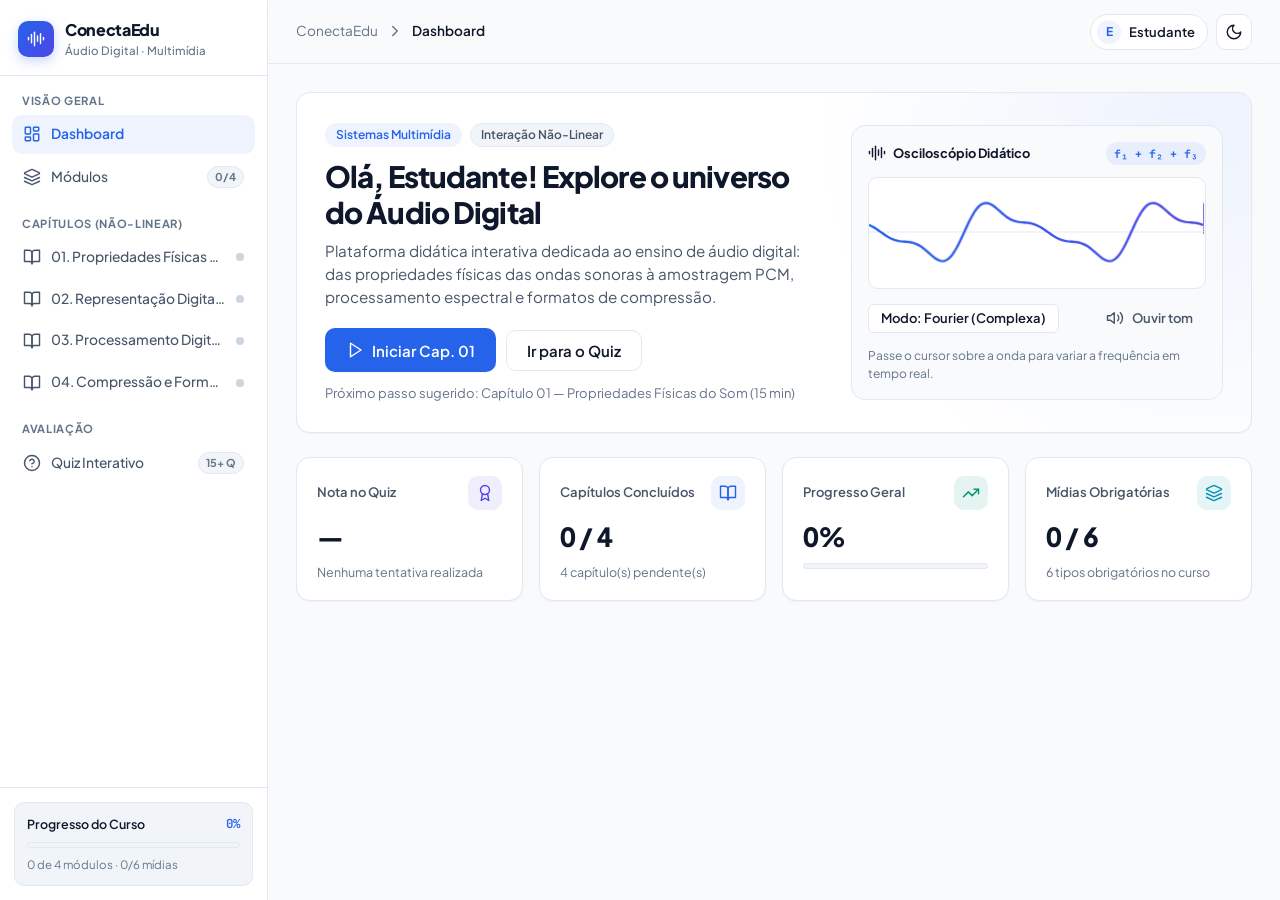
<file: index.html>
<!DOCTYPE html>
<html lang="pt-BR">
<head>
  <meta charset="UTF-8" />
  <meta name="viewport" content="width=device-width, initial-scale=1.0" />
  <title>ConectaEdu — Dashboard · Áudio Digital</title>
  <meta
    name="description"
    content="Ambiente educativo online (DOL/EAD) sobre Áudio Digital para Sistemas Multimídia."
  />

  <link rel="preconnect" href="https://fonts.googleapis.com" />
  <link rel="preconnect" href="https://fonts.gstatic.com" crossorigin />
  <link
    href="https://fonts.googleapis.com/css2?family=JetBrains+Mono:wght@500;700&family=Plus+Jakarta+Sans:wght@400;500;600;700;800&display=swap"
    rel="stylesheet"
  />

  <link rel="stylesheet" href="css/variaveis.css" />
  <link rel="stylesheet" href="css/componentes.css" />
  <link rel="stylesheet" href="css/estilo.css" />

  <script>
    try {
      const salvo = JSON.parse(localStorage.getItem("conectaedu_audio_digital_v1") || "{}");
      if (salvo.tema === "dark") {
        document.documentElement.setAttribute("data-theme", "dark");
      }
    } catch (e) {}
  </script>
</head>
<body data-page="index.html" data-title="Dashboard">
  <div class="app-shell">
    <!-- Sidebar renderizada por js/componentes.js -->
    <div id="sidebar-slot"></div>

    <div class="main-area">
      <!-- Topbar renderizada por js/componentes.js -->
      <div id="topbar-slot"></div>

      <main class="page-container">
        <!-- Hero de Boas-vindas + Visualizador Acústico -->
        <section class="card card-spotlight hero-card animate-in" aria-labelledby="hero-saudacao">
          <div>
            <div class="hero-eyebrow">
              <span class="badge badge-accent">Sistemas Multimídia</span>
              <span class="badge badge-neutral">Interação Não-Linear</span>
            </div>
            <h1 class="hero-title" id="hero-saudacao">
              Olá, Estudante! Explore o universo do Áudio Digital
            </h1>
            <p class="hero-desc">
              Plataforma didática interativa dedicada ao ensino de áudio digital: das propriedades físicas
              das ondas sonoras à amostragem PCM, processamento espectral e formatos de compressão.
            </p>

            <div class="hero-actions">
              <a
                href="capitulo1.html"
                class="btn btn-primary btn-lg"
                id="btn-continuar-estudos"
                data-rota="capitulo1.html"
                data-rotulo="Capítulo 01: Propriedades Físicas do Som"
              >
                <span>Continuar estudos</span>
              </a>
              <a
                href="quiz.html"
                class="btn btn-outline btn-lg"
                data-rota="quiz.html"
                data-rotulo="Quiz Interativo"
              >
                <span>Ir para o Quiz</span>
              </a>
            </div>

            <p class="hero-next-hint" id="hero-proximo-texto">
              Próximo passo sugerido: Capítulo 01 — Propriedades Físicas do Som (15 min)
            </p>
          </div>

          <div class="hero-wave-panel" aria-label="Prévia interativa de onda sonora">
            <div class="wave-panel-header">
              <span class="wave-panel-title">
                <svg class="lucide" width="16" height="16" viewBox="0 0 24 24" aria-hidden="true">
                  <path d="M2 10v3"/><path d="M6 6v11"/><path d="M10 3v18"/><path d="M14 8v7"/><path d="M18 5v13"/><path d="M22 10v3"/>
                </svg>
                <span>Osciloscópio Didático</span>
              </span>
              <span class="wave-freq-badge" id="wave-freq-label">f₁ + f₂ + f₃</span>
            </div>

            <canvas class="wave-canvas" id="hero-wave-canvas"></canvas>

            <div class="wave-controls">
              <button type="button" class="btn btn-outline btn-sm" id="btn-wave-modo">
                Modo: Fourier (Complexa)
              </button>
              <button type="button" class="btn btn-ghost btn-sm" id="btn-wave-som">
                <svg class="lucide" width="14" height="14" viewBox="0 0 24 24" aria-hidden="true">
                  <polygon points="11 5 6 9 2 9 2 15 6 15 11 19 11 5"/>
                  <path d="M15.54 8.46a5 5 0 0 1 0 7.07"/>
                  <path d="M19.07 4.93a10 10 0 0 1 0 14.14"/>
                </svg>
                <span>Ouvir tom</span>
              </button>
            </div>
            <p class="wave-controls-note">
              Passe o cursor sobre a onda para variar a frequência em tempo real.
            </p>
          </div>
        </section>

        <!-- KPIs do Estudante -->
        <section class="kpi-grid" aria-label="Indicadores de desempenho">
          <article class="card card-spotlight kpi-card animate-in delay-1">
            <div class="kpi-top">
              <span class="kpi-label">Nota no Quiz</span>
              <span class="kpi-icon kpi-icon-indigo" aria-hidden="true">
                <svg class="lucide" width="18" height="18" viewBox="0 0 24 24">
                  <circle cx="12" cy="8" r="6"/><path d="M15.477 12.89 17 22l-5-3-5 3 1.523-9.11"/>
                </svg>
              </span>
            </div>
            <div class="kpi-value" id="kpi-nota-valor">—</div>
            <div class="kpi-foot">
              <span id="kpi-nota-sub">Nenhuma tentativa realizada</span>
            </div>
          </article>

          <article class="card card-spotlight kpi-card animate-in delay-2">
            <div class="kpi-top">
              <span class="kpi-label">Capítulos Concluídos</span>
              <span class="kpi-icon kpi-icon-blue" aria-hidden="true">
                <svg class="lucide" width="18" height="18" viewBox="0 0 24 24">
                  <path d="M2 3h6a4 4 0 0 1 4 4v14a3 3 0 0 0-3-3H2z"/><path d="M22 3h-6a4 4 0 0 0-4 4v14a3 3 0 0 1 3-3h7z"/>
                </svg>
              </span>
            </div>
            <div class="kpi-value" id="kpi-capitulos-valor">0 / 4</div>
            <div class="kpi-foot">
              <span id="kpi-capitulos-sub">4 capítulos pendentes</span>
            </div>
          </article>

          <article class="card card-spotlight kpi-card animate-in delay-3">
            <div class="kpi-top">
              <span class="kpi-label">Progresso Geral</span>
              <span class="kpi-icon kpi-icon-emerald" aria-hidden="true">
                <svg class="lucide" width="18" height="18" viewBox="0 0 24 24">
                  <polyline points="22 7 13.5 15.5 8.5 10.5 2 17"/><polyline points="16 7 22 7 22 13"/>
                </svg>
              </span>
            </div>
            <div class="kpi-value" id="kpi-progresso-valor">0%</div>
            <div class="progress progress-sm">
              <div class="progress-fill progress-fill-success" id="kpi-progresso-barra"></div>
            </div>
          </article>

          <article class="card card-spotlight kpi-card animate-in delay-4">
            <div class="kpi-top">
              <span class="kpi-label">Mídias Obrigatórias</span>
              <span class="kpi-icon kpi-icon-cyan" aria-hidden="true">
                <svg class="lucide" width="18" height="18" viewBox="0 0 24 24">
                  <path d="m12.83 2.18a2 2 0 0 0-1.66 0L2.6 6.08a1 1 0 0 0 0 1.83l8.58 3.91a2 2 0 0 0 1.66 0l8.58-3.9a1 1 0 0 0 0-1.83Z"/><path d="m22 17.65-9.17 4.16a2 2 0 0 1-1.66 0L2 17.65"/><path d="m22 12.65-9.17 4.16a2 2 0 0 1-1.66 0L2 12.65"/>
                </svg>
              </span>
            </div>
            <div class="kpi-value" id="kpi-midias-valor">0 / 6</div>
            <div class="kpi-foot">
              <span id="kpi-midias-sub">6 tipos obrigatórios no curso</span>
            </div>
          </article>
        </section>
      </main>
    </div>
  </div>

  <script src="js/dados-curso.js"></script>
  <script src="js/icones.js"></script>
  <script src="js/armazenamento.js"></script>
  <script src="js/componentes.js"></script>
  <script src="js/principal.js"></script>
  <script src="js/painel.js"></script>
</body>
</html>
</file>
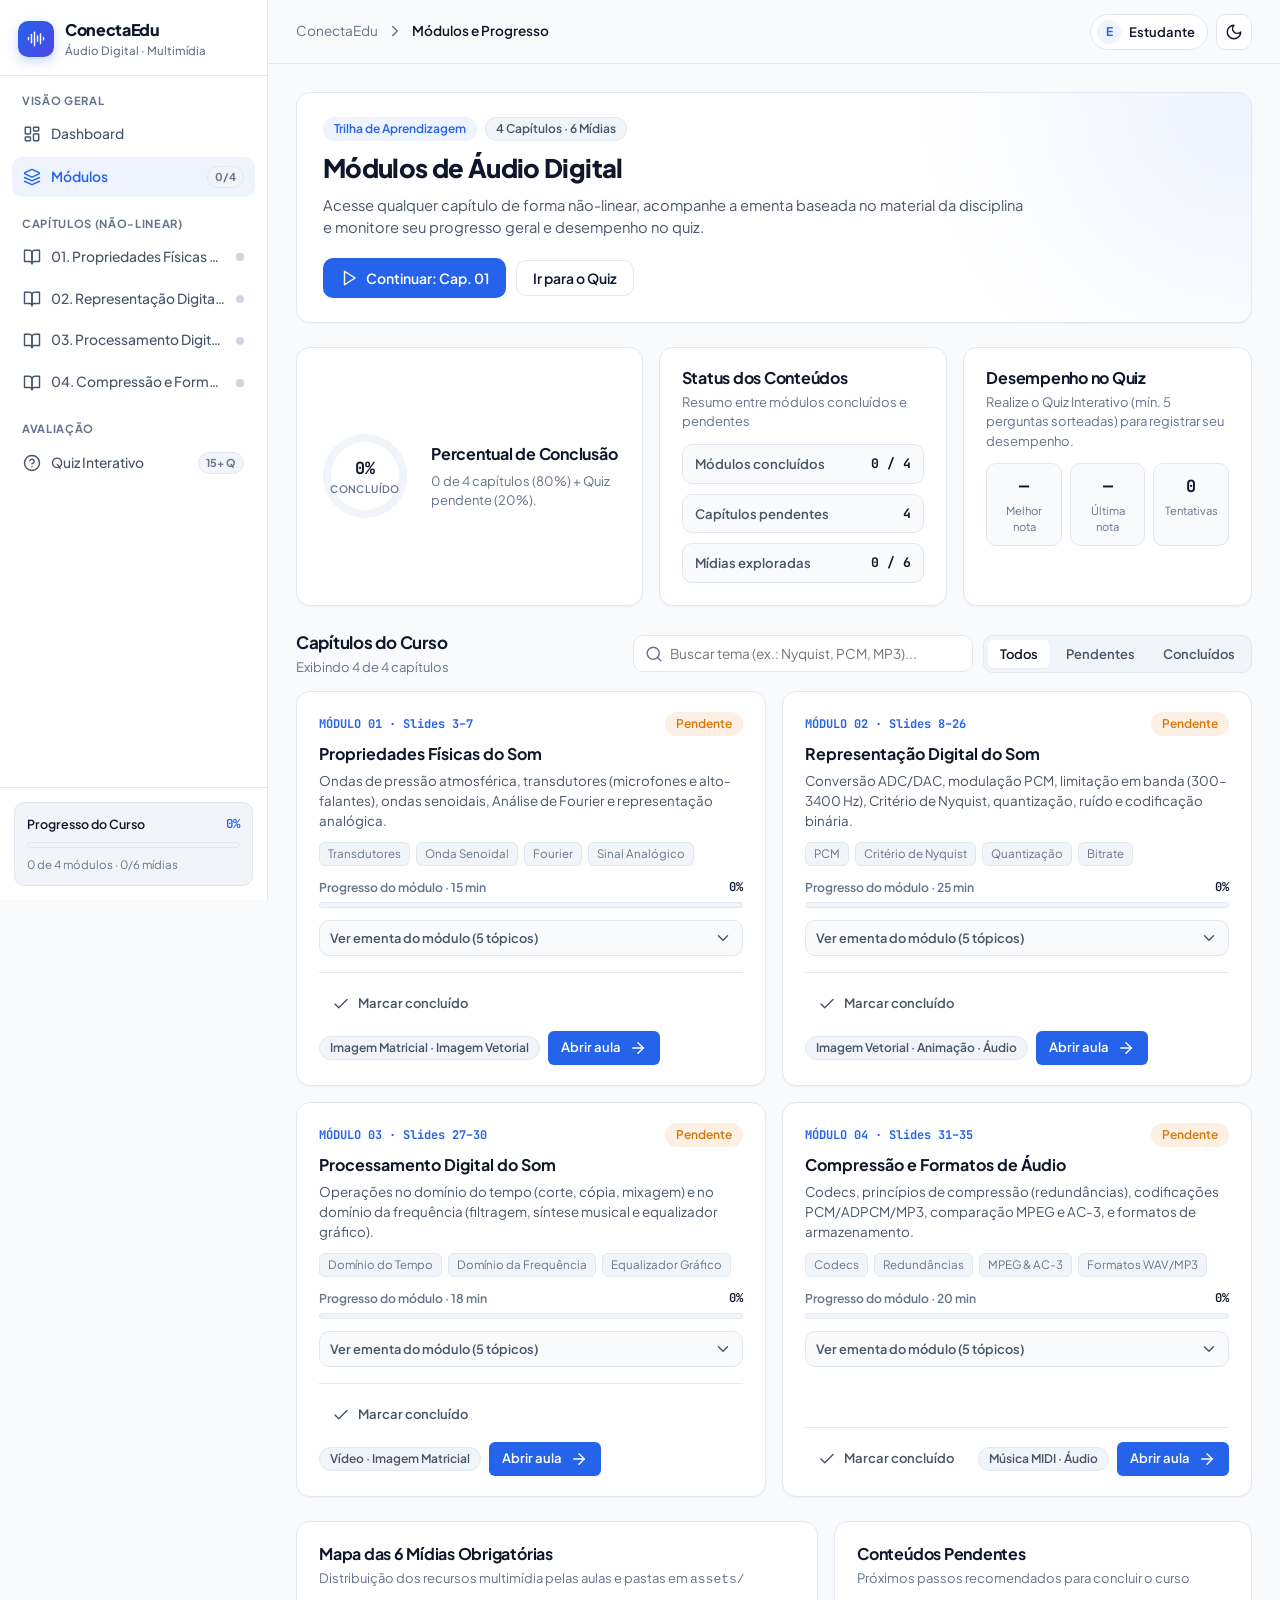
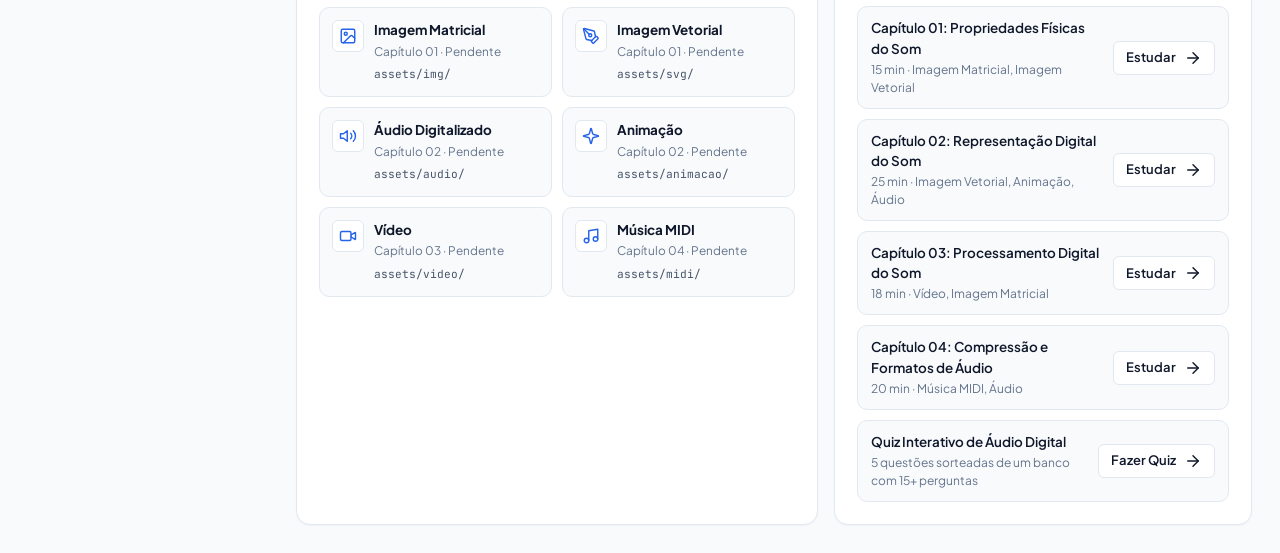
<file: modulos.html>
<!DOCTYPE html>
<html lang="pt-BR">
<head>
  <meta charset="UTF-8" />
  <meta name="viewport" content="width=device-width, initial-scale=1.0" />
  <title>ConectaEdu — Módulos e Progresso · Áudio Digital</title>
  <meta
    name="description"
    content="Catálogo dos 4 capítulos de Áudio Digital e acompanhamento detalhado de progresso do estudante."
  />

  <link rel="preconnect" href="https://fonts.googleapis.com" />
  <link rel="preconnect" href="https://fonts.gstatic.com" crossorigin />
  <link
    href="https://fonts.googleapis.com/css2?family=JetBrains+Mono:wght@500;700&family=Plus+Jakarta+Sans:wght@400;500;600;700;800&display=swap"
    rel="stylesheet"
  />

  <link rel="stylesheet" href="css/variaveis.css" />
  <link rel="stylesheet" href="css/componentes.css" />
  <link rel="stylesheet" href="css/estilo.css" />

  <script>
    try {
      const salvo = JSON.parse(localStorage.getItem("conectaedu_audio_digital_v1") || "{}");
      if (salvo.tema === "dark") {
        document.documentElement.setAttribute("data-theme", "dark");
      }
    } catch (e) {}
  </script>
</head>
<body data-page="modulos.html" data-title="Módulos e Progresso">
  <div class="app-shell">
    <div id="sidebar-slot"></div>

    <div class="main-area">
      <div id="topbar-slot"></div>

      <main class="page-container">
        <!-- Cabeçalho da Página de Módulos -->
        <section class="card card-spotlight page-header-card animate-in" aria-labelledby="titulo-pagina-modulos">
          <div>
            <div style="display:flex; align-items:center; gap:8px; flex-wrap:wrap;">
              <span class="badge badge-accent">Trilha de Aprendizagem</span>
              <span class="badge badge-neutral">4 Capítulos · 6 Mídias</span>
            </div>
            <h1 class="page-header-title" id="titulo-pagina-modulos">
              Módulos de Áudio Digital
            </h1>
            <p class="page-header-desc">
              Acesse qualquer capítulo de forma não-linear, acompanhe a ementa baseada no material da disciplina
              e monitore seu progresso geral e desempenho no quiz.
            </p>
          </div>

          <div class="page-header-actions">
            <a href="capitulo1.html" class="btn btn-primary" id="btn-modulos-continuar">
              <span>Continuar: Cap. 01</span>
            </a>
            <a href="quiz.html" class="btn btn-outline">
              <span>Ir para o Quiz</span>
            </a>
          </div>
        </section>

        <!-- Progresso do Estudante -->
        <section class="progress-overview-grid" aria-label="Progresso do estudante">
          <article class="card ring-progress-card animate-in delay-1">
            <div class="ring-wrap" aria-hidden="true">
              <svg class="ring-svg" viewBox="0 0 92 92">
                <circle class="ring-bg" cx="46" cy="46" r="38"></circle>
                <circle
                  class="ring-fg"
                  id="ring-fg-progresso"
                  cx="46"
                  cy="46"
                  r="38"
                  stroke-dasharray="238.76"
                  stroke-dashoffset="238.76"
                ></circle>
              </svg>
              <div class="ring-center">
                <span id="ring-percentual-valor">0%</span>
                <span class="ring-caption">Concluído</span>
              </div>
            </div>

            <div>
              <h2 class="card-title">Percentual de Conclusão</h2>
              <p class="card-subtitle" id="ring-progresso-desc" style="margin-top:6px; line-height:1.5;">
                0 de 4 capítulos (80%) + Quiz pendente (20%).
              </p>
            </div>
          </article>

          <article class="card card-body animate-in delay-2">
            <h2 class="card-title">Status dos Conteúdos</h2>
            <p class="card-subtitle">Resumo entre módulos concluídos e pendentes</p>

            <div class="status-split-list">
              <div class="status-split-row">
                <span class="status-split-left">Módulos concluídos</span>
                <span class="status-split-val" id="split-concluidos-val">0 / 4</span>
              </div>
              <div class="status-split-row">
                <span class="status-split-left">Capítulos pendentes</span>
                <span class="status-split-val" id="split-pendentes-val">4</span>
              </div>
              <div class="status-split-row">
                <span class="status-split-left">Mídias exploradas</span>
                <span class="status-split-val" id="split-midias-val">0 / 6</span>
              </div>
            </div>
          </article>

          <article class="card card-body animate-in delay-3">
            <h2 class="card-title">Desempenho no Quiz</h2>
            <p class="card-subtitle" id="quiz-stat-msg">
              Realize o Quiz Interativo para registrar seu desempenho.
            </p>

            <div class="quiz-mini-stats">
              <div class="quiz-mini-box">
                <div class="quiz-mini-val" id="quiz-stat-melhor">—</div>
                <div class="quiz-mini-lbl">Melhor nota</div>
              </div>
              <div class="quiz-mini-box">
                <div class="quiz-mini-val" id="quiz-stat-ultima">—</div>
                <div class="quiz-mini-lbl">Última nota</div>
              </div>
              <div class="quiz-mini-box">
                <div class="quiz-mini-val" id="quiz-stat-tentativas">0</div>
                <div class="quiz-mini-lbl">Tentativas</div>
              </div>
            </div>
          </article>
        </section>

        <!-- Barra de Filtros + Catálogo de Capítulos -->
        <section aria-label="Catálogo de capítulos">
          <div class="modules-toolbar" style="margin-bottom: 14px;">
            <div>
              <h2 class="section-title">Capítulos do Curso</h2>
              <p class="section-subtitle" id="modulos-contador-resultado">
                Exibindo 4 de 4 capítulos
              </p>
            </div>

            <div style="display:flex; align-items:center; gap:10px; flex-wrap:wrap; flex:1; justify-content:flex-end;">
              <div class="search-box">
                <span class="search-box-icon" aria-hidden="true">
                  <svg class="lucide" width="16" height="16" viewBox="0 0 24 24">
                    <circle cx="11" cy="11" r="8"/><path d="m21 21-4.3-4.3"/>
                  </svg>
                </span>
                <input
                  type="search"
                  class="search-input"
                  id="busca-modulos"
                  placeholder="Buscar tema (ex.: Nyquist, PCM, MP3)..."
                  aria-label="Buscar capítulo por tema"
                />
              </div>

              <div class="segmented" role="tablist" aria-label="Filtrar capítulos">
                <button type="button" class="segmented-btn is-active" data-filtro-catalogo="todos">
                  Todos
                </button>
                <button type="button" class="segmented-btn" data-filtro-catalogo="pendentes">
                  Pendentes
                </button>
                <button type="button" class="segmented-btn" data-filtro-catalogo="concluidos">
                  Concluídos
                </button>
              </div>
            </div>
          </div>

          <div class="modules-catalog-grid" id="modulos-catalogo-lista"></div>
        </section>

        <!-- Mapa das 6 Mídias + Conteúdos Pendentes -->
        <section class="progress-details-grid" aria-label="Detalhamento de mídias e pendências">
          <article class="card animate-in delay-2">
            <div class="card-header">
              <div>
                <h2 class="card-title">Mapa das 6 Mídias Obrigatórias</h2>
                <p class="card-subtitle">
                  Distribuição dos recursos multimídia pelas aulas e pastas em <code>assets/</code>
                </p>
              </div>
            </div>
            <div class="card-body">
              <div class="media-map-list" id="modulos-mapa-midias"></div>
            </div>
          </article>

          <article class="card animate-in delay-3">
            <div class="card-header">
              <div>
                <h2 class="card-title">Conteúdos Pendentes</h2>
                <p class="card-subtitle">Próximos passos recomendados para concluir o curso</p>
              </div>
            </div>
            <div class="card-body" id="modulos-lista-pendencias"></div>
          </article>
        </section>
      </main>
    </div>
  </div>

  <script src="js/dados-curso.js"></script>
  <script src="js/icones.js"></script>
  <script src="js/armazenamento.js"></script>
  <script src="js/componentes.js"></script>
  <script src="js/principal.js"></script>
  <script src="js/modulos.js"></script>
</body>
</html>
</file>
<file: css/variaveis.css>
/* ==========================================================================
   ConectaEdu — Variáveis de Design (Tokens inspirados em shadcn/ui)
   ========================================================================== */

:root {
  /* Tipografia */
  --font-sans: "Plus Jakarta Sans", "Inter", -apple-system, BlinkMacSystemFont, "Segoe UI", Roboto, sans-serif;
  --font-mono: "JetBrains Mono", "Fira Code", ui-monospace, SFMono-Regular, Menlo, Consolas, monospace;

  /* Cores de superfície e fundo (Tema Claro) */
  --bg-app: #f8fafc;
  --bg-surface: #ffffff;
  --bg-subtle: #f1f5f9;
  --bg-muted: #e2e8f0;
  --bg-elevated: #ffffff;

  /* Bordas */
  --border: #e2e8f0;
  --border-strong: #cbd5e1;
  --border-focus: #2563eb;

  /* Textos */
  --text-primary: #0f172a;
  --text-secondary: #475569;
  --text-muted: #64748b;
  --text-inverted: #ffffff;

  /* Cores de destaque (Tecnologia & Áudio Digital) */
  --accent: #2563eb;
  --accent-hover: #1d4ed8;
  --accent-soft: rgba(37, 99, 235, 0.08);
  --accent-ring: rgba(37, 99, 235, 0.22);

  --indigo: #4f46e5;
  --indigo-soft: rgba(79, 70, 229, 0.09);

  --cyan: #0891b2;
  --cyan-soft: rgba(8, 145, 178, 0.1);

  --success: #059669;
  --success-soft: rgba(5, 150, 105, 0.1);

  --warning: #d97706;
  --warning-soft: rgba(217, 119, 6, 0.11);

  --danger: #dc2626;
  --danger-soft: rgba(220, 38, 38, 0.1);

  /* Sombras discretas */
  --shadow-xs: 0 1px 2px rgba(15, 23, 42, 0.04);
  --shadow-sm: 0 1px 3px rgba(15, 23, 42, 0.06), 0 1px 2px rgba(15, 23, 42, 0.04);
  --shadow-md: 0 6px 18px -4px rgba(15, 23, 42, 0.08), 0 2px 6px -2px rgba(15, 23, 42, 0.04);
  --shadow-lg: 0 18px 38px -12px rgba(15, 23, 42, 0.14);

  /* Raios de borda */
  --radius-sm: 6px;
  --radius-md: 10px;
  --radius-lg: 14px;
  --radius-xl: 18px;
  --radius-full: 9999px;

  /* Layout */
  --sidebar-width: 268px;
  --topbar-height: 64px;

  /* Transições */
  --ease-out: cubic-bezier(0.16, 1, 0.3, 1);
  --transition-fast: 150ms var(--ease-out);
  --transition-base: 240ms var(--ease-out);
}

[data-theme="dark"] {
  --bg-app: #090e1a;
  --bg-surface: #111827;
  --bg-subtle: #1a2334;
  --bg-muted: #263248;
  --bg-elevated: #161f30;

  --border: #1e293b;
  --border-strong: #334155;
  --border-focus: #60a5fa;

  --text-primary: #f8fafc;
  --text-secondary: #cbd5e1;
  --text-muted: #94a3b8;
  --text-inverted: #0f172a;

  --accent: #3b82f6;
  --accent-hover: #60a5fa;
  --accent-soft: rgba(59, 130, 246, 0.14);
  --accent-ring: rgba(59, 130, 246, 0.28);

  --indigo: #818cf8;
  --indigo-soft: rgba(129, 140, 248, 0.14);

  --cyan: #22d3ee;
  --cyan-soft: rgba(34, 211, 238, 0.12);

  --success: #34d399;
  --success-soft: rgba(52, 211, 153, 0.13);

  --warning: #fbbf24;
  --warning-soft: rgba(251, 191, 36, 0.13);

  --danger: #f87171;
  --danger-soft: rgba(248, 113, 113, 0.13);

  --shadow-xs: 0 1px 2px rgba(0, 0, 0, 0.25);
  --shadow-sm: 0 2px 6px rgba(0, 0, 0, 0.3);
  --shadow-md: 0 10px 24px -6px rgba(0, 0, 0, 0.45);
  --shadow-lg: 0 22px 46px -12px rgba(0, 0, 0, 0.6);
}
</file>
<file: css/componentes.css>
/* ==========================================================================
   ConectaEdu — Componentes Reutilizáveis (shadcn/ui + Magic UI + React Bits)
   ========================================================================== */

/* Botões */
.btn {
  display: inline-flex;
  align-items: center;
  justify-content: center;
  gap: 8px;
  font-family: inherit;
  font-size: 0.875rem;
  font-weight: 600;
  line-height: 1;
  padding: 10px 16px;
  border-radius: var(--radius-md);
  border: 1px solid transparent;
  cursor: pointer;
  text-decoration: none;
  white-space: nowrap;
  transition:
    background-color var(--transition-fast),
    border-color var(--transition-fast),
    color var(--transition-fast),
    transform var(--transition-fast),
    box-shadow var(--transition-fast);
}

.btn:focus-visible {
  outline: none;
  box-shadow: 0 0 0 3px var(--accent-ring);
}

.btn:active {
  transform: translateY(1px);
}

.btn-sm {
  padding: 7px 12px;
  font-size: 0.8125rem;
  border-radius: var(--radius-sm);
}

.btn-lg {
  padding: 12px 20px;
  font-size: 0.9375rem;
}

.btn-primary {
  background: var(--accent);
  color: #ffffff;
  box-shadow: var(--shadow-xs);
}

.btn-primary:hover {
  background: var(--accent-hover);
  box-shadow: var(--shadow-sm);
}

.btn-outline {
  background: var(--bg-surface);
  color: var(--text-primary);
  border-color: var(--border);
}

.btn-outline:hover {
  background: var(--bg-subtle);
  border-color: var(--border-strong);
}

.btn-ghost {
  background: transparent;
  color: var(--text-secondary);
}

.btn-ghost:hover {
  background: var(--bg-subtle);
  color: var(--text-primary);
}

.btn-danger-ghost {
  background: transparent;
  color: var(--danger);
}

.btn-danger-ghost:hover {
  background: var(--danger-soft);
}

.btn-icon {
  width: 36px;
  height: 36px;
  padding: 0;
}

/* Cards com bordas suaves e efeito spotlight discreto */
.card {
  position: relative;
  background: var(--bg-surface);
  border: 1px solid var(--border);
  border-radius: var(--radius-lg);
  box-shadow: var(--shadow-xs);
  transition:
    border-color var(--transition-base),
    box-shadow var(--transition-base),
    transform var(--transition-base);
}

.card-interactive:hover {
  border-color: var(--border-strong);
  box-shadow: var(--shadow-md);
  transform: translateY(-2px);
}

/* Efeito Magic UI Spotlight via variáveis --mx / --my */
.card-spotlight {
  overflow: hidden;
}

.card-spotlight::before {
  content: "";
  position: absolute;
  inset: 0;
  pointer-events: none;
  opacity: 0;
  transition: opacity var(--transition-base);
  background: radial-gradient(
    360px circle at var(--mx, 50%) var(--my, 50%),
    var(--accent-soft),
    transparent 65%
  );
}

.card-spotlight:hover::before {
  opacity: 1;
}

.card-header {
  display: flex;
  align-items: flex-start;
  justify-content: space-between;
  gap: 12px;
  padding: 20px 22px 0;
}

.card-title {
  font-size: 1rem;
  font-weight: 700;
  color: var(--text-primary);
  letter-spacing: -0.015em;
}

.card-subtitle {
  font-size: 0.8125rem;
  color: var(--text-muted);
  margin-top: 3px;
}

.card-body {
  padding: 18px 22px 22px;
}

/* Badges */
.badge {
  display: inline-flex;
  align-items: center;
  gap: 5px;
  padding: 4px 10px;
  font-size: 0.75rem;
  font-weight: 600;
  line-height: 1.2;
  border-radius: var(--radius-full);
  border: 1px solid transparent;
}

.badge-neutral {
  background: var(--bg-subtle);
  color: var(--text-secondary);
  border-color: var(--border);
}

.badge-accent {
  background: var(--accent-soft);
  color: var(--accent);
}

.badge-indigo {
  background: var(--indigo-soft);
  color: var(--indigo);
}

.badge-cyan {
  background: var(--cyan-soft);
  color: var(--cyan);
}

.badge-success {
  background: var(--success-soft);
  color: var(--success);
}

.badge-warning {
  background: var(--warning-soft);
  color: var(--warning);
}

/* Barra de progresso */
.progress {
  width: 100%;
  height: 8px;
  background: var(--bg-subtle);
  border-radius: var(--radius-full);
  overflow: hidden;
  border: 1px solid var(--border);
}

.progress-sm {
  height: 6px;
}

.progress-fill {
  height: 100%;
  width: 0%;
  border-radius: var(--radius-full);
  background: linear-gradient(90deg, var(--accent), var(--indigo));
  transition: width 600ms var(--ease-out);
}

.progress-fill-success {
  background: linear-gradient(90deg, var(--success), var(--cyan));
}

/* Tabs / Filtros segmentados (shadcn/ui style) */
.segmented {
  display: inline-flex;
  align-items: center;
  gap: 4px;
  padding: 4px;
  background: var(--bg-subtle);
  border: 1px solid var(--border);
  border-radius: var(--radius-md);
}

.segmented-btn {
  border: none;
  background: transparent;
  color: var(--text-secondary);
  font-family: inherit;
  font-size: 0.8125rem;
  font-weight: 600;
  padding: 6px 12px;
  border-radius: var(--radius-sm);
  cursor: pointer;
  transition: background-color var(--transition-fast), color var(--transition-fast), box-shadow var(--transition-fast);
}

.segmented-btn:hover {
  color: var(--text-primary);
}

.segmented-btn.is-active {
  background: var(--bg-surface);
  color: var(--text-primary);
  box-shadow: var(--shadow-xs);
}

/* Modal / Dialog acessível */
.modal-backdrop {
  position: fixed;
  inset: 0;
  z-index: 80;
  background: rgba(15, 23, 42, 0.55);
  backdrop-filter: blur(4px);
  display: none;
  align-items: center;
  justify-content: center;
  padding: 20px;
}

.modal-backdrop.is-open {
  display: flex;
  animation: fadeIn 180ms var(--ease-out);
}

.modal-dialog {
  width: 100%;
  max-width: 460px;
  background: var(--bg-surface);
  border: 1px solid var(--border);
  border-radius: var(--radius-xl);
  box-shadow: var(--shadow-lg);
  padding: 24px;
  animation: scaleUp 220ms var(--ease-out);
}

.modal-header {
  display: flex;
  align-items: flex-start;
  justify-content: space-between;
  gap: 12px;
}

.modal-title {
  font-size: 1.0625rem;
  font-weight: 700;
  color: var(--text-primary);
}

.modal-desc {
  font-size: 0.875rem;
  color: var(--text-secondary);
  line-height: 1.55;
  margin-top: 8px;
}

.modal-input {
  width: 100%;
  margin-top: 14px;
  padding: 10px 12px;
  font-family: inherit;
  font-size: 0.9375rem;
  color: var(--text-primary);
  background: var(--bg-app);
  border: 1px solid var(--border-strong);
  border-radius: var(--radius-md);
}

.modal-input:focus {
  outline: none;
  border-color: var(--border-focus);
  box-shadow: 0 0 0 3px var(--accent-ring);
}

.modal-actions {
  display: flex;
  justify-content: flex-end;
  gap: 10px;
  margin-top: 20px;
}

/* Toast de notificação */
.toast-container {
  position: fixed;
  right: 20px;
  bottom: 20px;
  z-index: 90;
  display: flex;
  flex-direction: column;
  gap: 10px;
  pointer-events: none;
}

.toast {
  pointer-events: auto;
  min-width: 280px;
  max-width: 380px;
  display: flex;
  align-items: flex-start;
  gap: 10px;
  padding: 12px 14px;
  background: var(--bg-elevated);
  border: 1px solid var(--border-strong);
  border-radius: var(--radius-md);
  box-shadow: var(--shadow-lg);
  color: var(--text-primary);
  font-size: 0.85rem;
  animation: slideUp 220ms var(--ease-out);
}

.toast-icon {
  flex-shrink: 0;
  margin-top: 1px;
  color: var(--accent);
}

.toast-title {
  font-weight: 600;
  color: var(--text-primary);
}

.toast-text {
  color: var(--text-secondary);
  font-size: 0.8125rem;
  margin-top: 2px;
  line-height: 1.4;
}

/* Animações */
@keyframes fadeIn {
  from { opacity: 0; }
  to { opacity: 1; }
}

@keyframes scaleUp {
  from { opacity: 0; transform: scale(0.96) translateY(6px); }
  to { opacity: 1; transform: scale(1) translateY(0); }
}

@keyframes slideUp {
  from { opacity: 0; transform: translateY(10px); }
  to { opacity: 1; transform: translateY(0); }
}

@keyframes fadeSlideIn {
  from { opacity: 0; transform: translateY(10px); }
  to { opacity: 1; transform: translateY(0); }
}

.animate-in {
  animation: fadeSlideIn 420ms var(--ease-out) both;
}

.delay-1 { animation-delay: 60ms; }
.delay-2 { animation-delay: 120ms; }
.delay-3 { animation-delay: 180ms; }
.delay-4 { animation-delay: 240ms; }
</file>
<file: css/estilo.css>
/* ==========================================================================
   ConectaEdu — Layout App Shell e Página de Dashboard
   ========================================================================== */

*,
*::before,
*::after {
  box-sizing: border-box;
}

html,
body {
  margin: 0;
  padding: 0;
}

body {
  font-family: var(--font-sans);
  background: var(--bg-app);
  color: var(--text-primary);
  line-height: 1.5;
  -webkit-font-smoothing: antialiased;
  overflow-x: hidden;
}

h1, h2, h3, h4, p {
  margin: 0;
}

ul, ol {
  margin: 0;
  padding: 0;
  list-style: none;
}

svg.lucide {
  width: 18px;
  height: 18px;
  stroke: currentColor;
  stroke-width: 1.9;
  stroke-linecap: round;
  stroke-linejoin: round;
  fill: none;
  flex-shrink: 0;
}

/* Shell LMS */
.app-shell {
  display: flex;
  min-height: 100vh;
}

/* Sidebar */
.sidebar {
  position: fixed;
  top: 0;
  left: 0;
  bottom: 0;
  z-index: 50;
  width: var(--sidebar-width);
  background: var(--bg-surface);
  border-right: 1px solid var(--border);
  display: flex;
  flex-direction: column;
  transition: transform var(--transition-base);
}

.sidebar-backdrop {
  display: none;
  position: fixed;
  inset: 0;
  z-index: 45;
  background: rgba(15, 23, 42, 0.45);
  backdrop-filter: blur(2px);
}

.sidebar-brand {
  display: flex;
  align-items: center;
  justify-content: space-between;
  padding: 18px 18px 16px;
  border-bottom: 1px solid var(--border);
}

.brand-link {
  display: flex;
  align-items: center;
  gap: 11px;
  text-decoration: none;
  color: inherit;
}

.brand-logo {
  width: 36px;
  height: 36px;
  border-radius: 10px;
  background: linear-gradient(135deg, var(--accent), var(--indigo));
  color: #ffffff;
  display: flex;
  align-items: center;
  justify-content: center;
  box-shadow: 0 4px 12px rgba(37, 99, 235, 0.25);
}

.brand-name {
  font-size: 1rem;
  font-weight: 800;
  letter-spacing: -0.02em;
  color: var(--text-primary);
}

.brand-sub {
  font-size: 0.72rem;
  color: var(--text-muted);
  font-weight: 500;
}

.sidebar-close-btn {
  display: none;
}

.sidebar-nav {
  flex: 1;
  overflow-y: auto;
  padding: 16px 12px;
  display: flex;
  flex-direction: column;
  gap: 18px;
}

.nav-group-label {
  padding: 0 10px 6px;
  font-size: 0.7rem;
  font-weight: 700;
  text-transform: uppercase;
  letter-spacing: 0.06em;
  color: var(--text-muted);
}

.nav-list {
  display: flex;
  flex-direction: column;
  gap: 3px;
}

.nav-item {
  display: flex;
  align-items: center;
  justify-content: space-between;
  gap: 10px;
  padding: 9px 11px;
  border-radius: var(--radius-md);
  text-decoration: none;
  color: var(--text-secondary);
  font-size: 0.865rem;
  font-weight: 500;
  transition: background-color var(--transition-fast), color var(--transition-fast);
}

.nav-item-main {
  display: flex;
  align-items: center;
  gap: 10px;
  min-width: 0;
}

.nav-item-label {
  overflow: hidden;
  text-overflow: ellipsis;
  white-space: nowrap;
}

.nav-item:hover {
  background: var(--bg-subtle);
  color: var(--text-primary);
}

.nav-item.is-active {
  background: var(--accent-soft);
  color: var(--accent);
  font-weight: 600;
}

.nav-status-dot {
  width: 8px;
  height: 8px;
  border-radius: 50%;
  background: var(--border-strong);
  flex-shrink: 0;
}

.nav-status-dot.is-done {
  background: var(--success);
  box-shadow: 0 0 0 3px var(--success-soft);
}

.nav-pill {
  font-size: 0.68rem;
  font-weight: 700;
  padding: 2px 7px;
  border-radius: var(--radius-full);
  background: var(--bg-subtle);
  color: var(--text-muted);
  border: 1px solid var(--border);
}

.sidebar-footer {
  padding: 14px;
  border-top: 1px solid var(--border);
}

.sidebar-progress-box {
  background: var(--bg-subtle);
  border: 1px solid var(--border);
  border-radius: var(--radius-md);
  padding: 12px;
}

.sidebar-progress-top {
  display: flex;
  align-items: center;
  justify-content: space-between;
  font-size: 0.78rem;
  font-weight: 600;
  margin-bottom: 8px;
}

.sidebar-progress-top span:last-child {
  font-family: var(--font-mono);
  color: var(--accent);
}

.sidebar-progress-meta {
  margin-top: 8px;
  font-size: 0.72rem;
  color: var(--text-muted);
}

/* Área principal */
.main-area {
  flex: 1;
  margin-left: var(--sidebar-width);
  min-width: 0;
  display: flex;
  flex-direction: column;
}

/* Topbar */
.topbar {
  position: sticky;
  top: 0;
  z-index: 30;
  height: var(--topbar-height);
  background: rgba(248, 250, 252, 0.85);
  backdrop-filter: blur(10px);
  border-bottom: 1px solid var(--border);
  padding: 0 28px;
  display: flex;
  align-items: center;
  justify-content: space-between;
  gap: 16px;
}

[data-theme="dark"] .topbar {
  background: rgba(9, 14, 26, 0.82);
}

.topbar-left {
  display: flex;
  align-items: center;
  gap: 12px;
  min-width: 0;
}

.mobile-menu-btn {
  display: none;
}

.breadcrumb {
  display: flex;
  align-items: center;
  gap: 8px;
  font-size: 0.85rem;
  color: var(--text-muted);
}

.breadcrumb-current {
  color: var(--text-primary);
  font-weight: 600;
}

.topbar-actions {
  display: flex;
  align-items: center;
  gap: 8px;
}

.student-chip {
  display: inline-flex;
  align-items: center;
  gap: 8px;
  padding: 5px 12px 5px 6px;
  border-radius: var(--radius-full);
  background: var(--bg-surface);
  border: 1px solid var(--border);
  color: var(--text-primary);
  font-family: inherit;
  font-size: 0.8125rem;
  font-weight: 600;
  cursor: pointer;
  transition: border-color var(--transition-fast), background-color var(--transition-fast);
}

.student-chip:hover {
  border-color: var(--border-strong);
  background: var(--bg-subtle);
}

.student-avatar {
  width: 24px;
  height: 24px;
  border-radius: 50%;
  background: var(--accent-soft);
  color: var(--accent);
  font-size: 0.75rem;
  font-weight: 700;
  display: inline-flex;
  align-items: center;
  justify-content: center;
}

/* Conteúdo do Dashboard */
.page-container {
  width: 100%;
  max-width: 1240px;
  margin: 0 auto;
  padding: 28px;
  display: flex;
  flex-direction: column;
  gap: 24px;
}

/* Banner de Boas-vindas (Hero) */
.hero-card {
  position: relative;
  overflow: hidden;
  padding: 28px;
  display: grid;
  grid-template-columns: 1.35fr 1fr;
  gap: 24px;
  align-items: center;
  background:
    radial-gradient(650px circle at 95% 10%, var(--accent-soft), transparent 60%),
    var(--bg-surface);
}

.hero-eyebrow {
  display: inline-flex;
  align-items: center;
  gap: 8px;
  margin-bottom: 12px;
}

.hero-title {
  font-size: clamp(1.45rem, 2.3vw, 1.95rem);
  font-weight: 800;
  letter-spacing: -0.03em;
  line-height: 1.2;
  color: var(--text-primary);
}

.hero-desc {
  margin-top: 10px;
  color: var(--text-secondary);
  font-size: 0.95rem;
  max-width: 62ch;
}

.hero-actions {
  margin-top: 20px;
  display: flex;
  flex-wrap: wrap;
  align-items: center;
  gap: 10px;
}

.hero-next-hint {
  margin-top: 12px;
  font-size: 0.8125rem;
  color: var(--text-muted);
  display: flex;
  align-items: center;
  gap: 6px;
}

/* Visualizador Acústico Interativo no Hero */
.hero-wave-panel {
  background: var(--bg-app);
  border: 1px solid var(--border);
  border-radius: var(--radius-lg);
  padding: 16px;
  display: flex;
  flex-direction: column;
  gap: 12px;
}

.wave-panel-header {
  display: flex;
  align-items: center;
  justify-content: space-between;
  gap: 8px;
}

.wave-panel-title {
  display: flex;
  align-items: center;
  gap: 7px;
  font-size: 0.8rem;
  font-weight: 700;
  color: var(--text-primary);
}

.wave-freq-badge {
  font-family: var(--font-mono);
  font-size: 0.72rem;
  color: var(--accent);
  background: var(--accent-soft);
  padding: 3px 8px;
  border-radius: var(--radius-full);
  font-weight: 600;
}

.wave-canvas {
  width: 100%;
  height: 112px;
  display: block;
  border-radius: var(--radius-md);
  background: var(--bg-surface);
  border: 1px solid var(--border);
}

.wave-controls {
  display: flex;
  align-items: center;
  justify-content: space-between;
  gap: 10px;
  flex-wrap: wrap;
}

.wave-controls-note {
  font-size: 0.75rem;
  color: var(--text-muted);
}

/* Grid de KPIs */
.kpi-grid {
  display: grid;
  grid-template-columns: repeat(4, minmax(0, 1fr));
  gap: 16px;
}

.kpi-card {
  padding: 18px 20px;
  display: flex;
  flex-direction: column;
  gap: 12px;
}

.kpi-top {
  display: flex;
  align-items: center;
  justify-content: space-between;
  gap: 10px;
}

.kpi-label {
  font-size: 0.8125rem;
  font-weight: 600;
  color: var(--text-secondary);
}

.kpi-icon {
  width: 34px;
  height: 34px;
  border-radius: var(--radius-md);
  display: flex;
  align-items: center;
  justify-content: center;
}

.kpi-icon-blue {
  background: var(--accent-soft);
  color: var(--accent);
}

.kpi-icon-indigo {
  background: var(--indigo-soft);
  color: var(--indigo);
}

.kpi-icon-emerald {
  background: var(--success-soft);
  color: var(--success);
}

.kpi-icon-cyan {
  background: var(--cyan-soft);
  color: var(--cyan);
}

.kpi-value {
  font-size: 1.65rem;
  font-weight: 800;
  letter-spacing: -0.03em;
  line-height: 1.1;
  font-variant-numeric: tabular-nums;
}

.kpi-foot {
  font-size: 0.78rem;
  color: var(--text-muted);
  display: flex;
  align-items: center;
  justify-content: space-between;
  gap: 8px;
}

/* Grid Principal (Módulos + Painel Lateral) */
.dashboard-grid {
  display: grid;
  grid-template-columns: 1.55fr 1fr;
  gap: 20px;
  align-items: start;
}

.section-heading {
  display: flex;
  align-items: center;
  justify-content: space-between;
  gap: 12px;
  flex-wrap: wrap;
  margin-bottom: 14px;
}

.section-title {
  font-size: 1.0625rem;
  font-weight: 700;
  letter-spacing: -0.015em;
}

.section-subtitle {
  font-size: 0.8125rem;
  color: var(--text-muted);
  margin-top: 2px;
}

/* Lista de Cards dos 4 Capítulos */
.modules-grid {
  display: grid;
  grid-template-columns: repeat(2, minmax(0, 1fr));
  gap: 14px;
}

.module-card {
  padding: 18px 20px;
  display: flex;
  flex-direction: column;
  justify-content: space-between;
  gap: 14px;
}

.module-card-head {
  display: flex;
  align-items: center;
  justify-content: space-between;
  gap: 8px;
}

.module-num {
  font-family: var(--font-mono);
  font-size: 0.75rem;
  font-weight: 700;
  color: var(--accent);
}

.module-title {
  font-size: 1rem;
  font-weight: 700;
  line-height: 1.3;
  margin-top: 8px;
  color: var(--text-primary);
}

.module-desc {
  font-size: 0.835rem;
  color: var(--text-secondary);
  margin-top: 6px;
  line-height: 1.48;
}

.module-topics {
  display: flex;
  flex-wrap: wrap;
  gap: 6px;
  margin-top: 12px;
}

.topic-chip {
  font-size: 0.72rem;
  color: var(--text-muted);
  background: var(--bg-subtle);
  border: 1px solid var(--border);
  padding: 2px 8px;
  border-radius: var(--radius-sm);
}

.module-footer {
  padding-top: 12px;
  border-top: 1px solid var(--border);
  display: flex;
  align-items: center;
  justify-content: space-between;
  gap: 10px;
}

.module-media-tags {
  display: flex;
  align-items: center;
  gap: 6px;
  color: var(--text-muted);
  font-size: 0.75rem;
}

.empty-state {
  grid-column: 1 / -1;
  padding: 34px 20px;
  text-align: center;
  color: var(--text-muted);
  border: 1px dashed var(--border-strong);
  border-radius: var(--radius-lg);
  background: var(--bg-surface);
}

/* Coluna Direita */
.side-stack {
  display: flex;
  flex-direction: column;
  gap: 18px;
}

/* Checklist das 6 Mídias */
.media-checklist {
  display: grid;
  grid-template-columns: repeat(2, minmax(0, 1fr));
  gap: 8px;
  margin-top: 12px;
}

.media-check-item {
  display: flex;
  align-items: center;
  gap: 8px;
  padding: 9px 10px;
  border-radius: var(--radius-md);
  background: var(--bg-app);
  border: 1px solid var(--border);
  font-size: 0.79rem;
  font-weight: 600;
  color: var(--text-secondary);
}

.media-check-item.is-explored {
  border-color: var(--success);
  background: var(--success-soft);
  color: var(--text-primary);
}

.media-check-dot {
  width: 18px;
  height: 18px;
  border-radius: 50%;
  display: flex;
  align-items: center;
  justify-content: center;
  background: var(--bg-surface);
  border: 1px solid var(--border-strong);
  color: var(--text-muted);
  flex-shrink: 0;
}

.media-check-item.is-explored .media-check-dot {
  background: var(--success);
  border-color: var(--success);
  color: #ffffff;
}

/* Atividades Recentes */
.activity-list {
  display: flex;
  flex-direction: column;
  gap: 12px;
}

.activity-item {
  display: flex;
  align-items: flex-start;
  gap: 11px;
  padding-bottom: 12px;
  border-bottom: 1px solid var(--border);
}

.activity-item:last-child {
  padding-bottom: 0;
  border-bottom: none;
}

.activity-icon {
  width: 30px;
  height: 30px;
  border-radius: var(--radius-md);
  background: var(--bg-subtle);
  color: var(--accent);
  display: flex;
  align-items: center;
  justify-content: center;
  flex-shrink: 0;
}

.activity-title {
  font-size: 0.84rem;
  font-weight: 600;
  color: var(--text-primary);
}

.activity-time {
  font-size: 0.74rem;
  color: var(--text-muted);
  margin-top: 2px;
}

.danger-zone-row {
  margin-top: 16px;
  padding-top: 14px;
  border-top: 1px solid var(--border);
  display: flex;
  align-items: center;
  justify-content: space-between;
  gap: 10px;
}

.danger-zone-text {
  font-size: 0.78rem;
  color: var(--text-muted);
}

/* ==========================================================================
   Página de Módulos e Progresso do Estudante
   ========================================================================== */

.page-header-card {
  padding: 24px 26px;
  display: flex;
  align-items: center;
  justify-content: space-between;
  gap: 20px;
  flex-wrap: wrap;
  background:
    radial-gradient(520px circle at 100% 0%, var(--accent-soft), transparent 65%),
    var(--bg-surface);
}

.page-header-title {
  font-size: clamp(1.35rem, 2vw, 1.7rem);
  font-weight: 800;
  letter-spacing: -0.025em;
  margin-top: 8px;
}

.page-header-desc {
  margin-top: 6px;
  color: var(--text-secondary);
  font-size: 0.92rem;
  max-width: 64ch;
}

.page-header-actions {
  display: flex;
  align-items: center;
  gap: 10px;
  flex-wrap: wrap;
}

/* Painel de Progresso do Estudante */
.progress-overview-grid {
  display: grid;
  grid-template-columns: 1.2fr 1fr 1fr;
  gap: 16px;
}

.ring-progress-card {
  padding: 20px 22px;
  display: flex;
  align-items: center;
  gap: 20px;
}

.ring-wrap {
  position: relative;
  width: 92px;
  height: 92px;
  flex-shrink: 0;
}

.ring-svg {
  width: 92px;
  height: 92px;
  transform: rotate(-90deg);
}

.ring-bg {
  fill: none;
  stroke: var(--bg-subtle);
  stroke-width: 8;
}

.ring-fg {
  fill: none;
  stroke: var(--accent);
  stroke-width: 8;
  stroke-linecap: round;
  transition: stroke-dashoffset 600ms var(--ease-out);
}

.ring-center {
  position: absolute;
  inset: 0;
  display: flex;
  flex-direction: column;
  align-items: center;
  justify-content: center;
  font-family: var(--font-mono);
  font-size: 1.05rem;
  font-weight: 700;
  color: var(--text-primary);
}

.ring-caption {
  font-family: var(--font-sans);
  font-size: 0.65rem;
  font-weight: 600;
  color: var(--text-muted);
  text-transform: uppercase;
  letter-spacing: 0.04em;
}

.status-split-list {
  display: flex;
  flex-direction: column;
  gap: 10px;
  margin-top: 12px;
}

.status-split-row {
  display: flex;
  align-items: center;
  justify-content: space-between;
  gap: 10px;
  padding: 9px 12px;
  border-radius: var(--radius-md);
  background: var(--bg-app);
  border: 1px solid var(--border);
  font-size: 0.82rem;
}

.status-split-left {
  display: flex;
  align-items: center;
  gap: 8px;
  font-weight: 600;
  color: var(--text-secondary);
}

.status-split-val {
  font-family: var(--font-mono);
  font-weight: 700;
  color: var(--text-primary);
}

.quiz-mini-stats {
  display: grid;
  grid-template-columns: repeat(3, minmax(0, 1fr));
  gap: 8px;
  margin-top: 12px;
}

.quiz-mini-box {
  padding: 10px 8px;
  border-radius: var(--radius-md);
  background: var(--bg-app);
  border: 1px solid var(--border);
  text-align: center;
}

.quiz-mini-val {
  font-family: var(--font-mono);
  font-size: 1.05rem;
  font-weight: 700;
  color: var(--text-primary);
}

.quiz-mini-lbl {
  font-size: 0.7rem;
  color: var(--text-muted);
  margin-top: 2px;
}

/* Barra de ferramentas dos módulos */
.modules-toolbar {
  display: flex;
  align-items: center;
  justify-content: space-between;
  gap: 12px;
  flex-wrap: wrap;
}

.search-box {
  position: relative;
  min-width: 240px;
  flex: 1;
  max-width: 340px;
}

.search-box-icon {
  position: absolute;
  left: 12px;
  top: 50%;
  transform: translateY(-50%);
  color: var(--text-muted);
  pointer-events: none;
  display: inline-flex;
}

.search-input {
  width: 100%;
  padding: 9px 12px 9px 36px;
  font-family: inherit;
  font-size: 0.85rem;
  color: var(--text-primary);
  background: var(--bg-surface);
  border: 1px solid var(--border);
  border-radius: var(--radius-md);
  transition: border-color var(--transition-fast), box-shadow var(--transition-fast);
}

.search-input:focus {
  outline: none;
  border-color: var(--border-focus);
  box-shadow: 0 0 0 3px var(--accent-ring);
}

/* Grade detalhada dos Módulos */
.modules-catalog-grid {
  display: grid;
  grid-template-columns: repeat(2, minmax(0, 1fr));
  gap: 16px;
}

.module-detail-card {
  padding: 20px 22px;
  display: flex;
  flex-direction: column;
  justify-content: space-between;
  gap: 16px;
}

.module-progress-row {
  display: flex;
  align-items: center;
  justify-content: space-between;
  font-size: 0.76rem;
  font-weight: 600;
  color: var(--text-muted);
  margin-top: 12px;
  margin-bottom: 6px;
}

.module-progress-row span:last-child {
  font-family: var(--font-mono);
  color: var(--text-primary);
}

.syllabus-toggle {
  width: 100%;
  display: flex;
  align-items: center;
  justify-content: space-between;
  gap: 8px;
  padding: 8px 10px;
  margin-top: 12px;
  border: 1px solid var(--border);
  border-radius: var(--radius-md);
  background: var(--bg-app);
  color: var(--text-secondary);
  font-family: inherit;
  font-size: 0.8rem;
  font-weight: 600;
  cursor: pointer;
  transition: background-color var(--transition-fast), color var(--transition-fast);
}

.syllabus-toggle:hover {
  background: var(--bg-subtle);
  color: var(--text-primary);
}

.syllabus-toggle svg {
  transition: transform var(--transition-fast);
}

.syllabus-toggle[aria-expanded="true"] svg {
  transform: rotate(180deg);
}

.module-syllabus {
  display: none;
  margin-top: 10px;
  padding: 12px 14px;
  border-radius: var(--radius-md);
  background: var(--bg-app);
  border: 1px solid var(--border);
}

.module-syllabus.is-open {
  display: block;
  animation: fadeSlideIn 200ms var(--ease-out);
}

.module-syllabus li {
  position: relative;
  padding-left: 14px;
  font-size: 0.8rem;
  color: var(--text-secondary);
  line-height: 1.45;
}

.module-syllabus li + li {
  margin-top: 6px;
}

.module-syllabus li::before {
  content: "";
  position: absolute;
  left: 0;
  top: 7px;
  width: 5px;
  height: 5px;
  border-radius: 50%;
  background: var(--accent);
}

.module-detail-actions {
  padding-top: 14px;
  border-top: 1px solid var(--border);
  display: flex;
  align-items: center;
  justify-content: space-between;
  gap: 10px;
  flex-wrap: wrap;
}

/* Mapa de Mídias e Pendências */
.progress-details-grid {
  display: grid;
  grid-template-columns: 1.25fr 1fr;
  gap: 16px;
}

.media-map-list {
  display: grid;
  grid-template-columns: repeat(2, minmax(0, 1fr));
  gap: 10px;
}

.media-map-item {
  display: flex;
  align-items: flex-start;
  gap: 10px;
  padding: 12px;
  border-radius: var(--radius-md);
  background: var(--bg-app);
  border: 1px solid var(--border);
}

.media-map-item.is-explored {
  border-color: var(--success);
  background: var(--success-soft);
}

.media-map-icon {
  width: 32px;
  height: 32px;
  border-radius: var(--radius-sm);
  background: var(--bg-surface);
  border: 1px solid var(--border);
  color: var(--accent);
  display: flex;
  align-items: center;
  justify-content: center;
  flex-shrink: 0;
}

.media-map-item.is-explored .media-map-icon {
  color: var(--success);
  border-color: var(--success);
}

.media-map-title {
  font-size: 0.84rem;
  font-weight: 700;
  color: var(--text-primary);
}

.media-map-meta {
  font-size: 0.74rem;
  color: var(--text-muted);
  margin-top: 2px;
}

.media-map-path {
  display: inline-block;
  margin-top: 4px;
  font-family: var(--font-mono);
  font-size: 0.7rem;
  color: var(--text-secondary);
}

.pending-list {
  display: flex;
  flex-direction: column;
  gap: 10px;
}

.pending-item {
  display: flex;
  align-items: center;
  justify-content: space-between;
  gap: 12px;
  padding: 11px 13px;
  border-radius: var(--radius-md);
  background: var(--bg-app);
  border: 1px solid var(--border);
}

.pending-item-title {
  font-size: 0.84rem;
  font-weight: 600;
  color: var(--text-primary);
}

.pending-item-sub {
  font-size: 0.75rem;
  color: var(--text-muted);
  margin-top: 2px;
}

/* Responsividade */
@media (max-width: 1120px) {
  .kpi-grid {
    grid-template-columns: repeat(2, minmax(0, 1fr));
  }

  .dashboard-grid,
  .progress-overview-grid,
  .progress-details-grid {
    grid-template-columns: 1fr;
  }
}

@media (max-width: 900px) {
  .sidebar {
    transform: translateX(-100%);
  }

  .sidebar.is-open {
    transform: translateX(0);
    box-shadow: var(--shadow-lg);
  }

  .sidebar-backdrop.is-open {
    display: block;
  }

  .sidebar-close-btn,
  .mobile-menu-btn {
    display: inline-flex;
  }

  .main-area {
    margin-left: 0;
  }

  .hero-card,
  .modules-catalog-grid {
    grid-template-columns: 1fr;
  }
}

@media (max-width: 640px) {
  .topbar {
    padding: 0 16px;
  }

  .page-container {
    padding: 18px 16px 28px;
  }

  .kpi-grid,
  .modules-grid,
  .media-checklist,
  .media-map-list {
    grid-template-columns: 1fr;
  }

  .ring-progress-card {
    flex-direction: column;
    align-items: flex-start;
  }

  .student-chip-name {
    display: none;
  }
}
</file>
